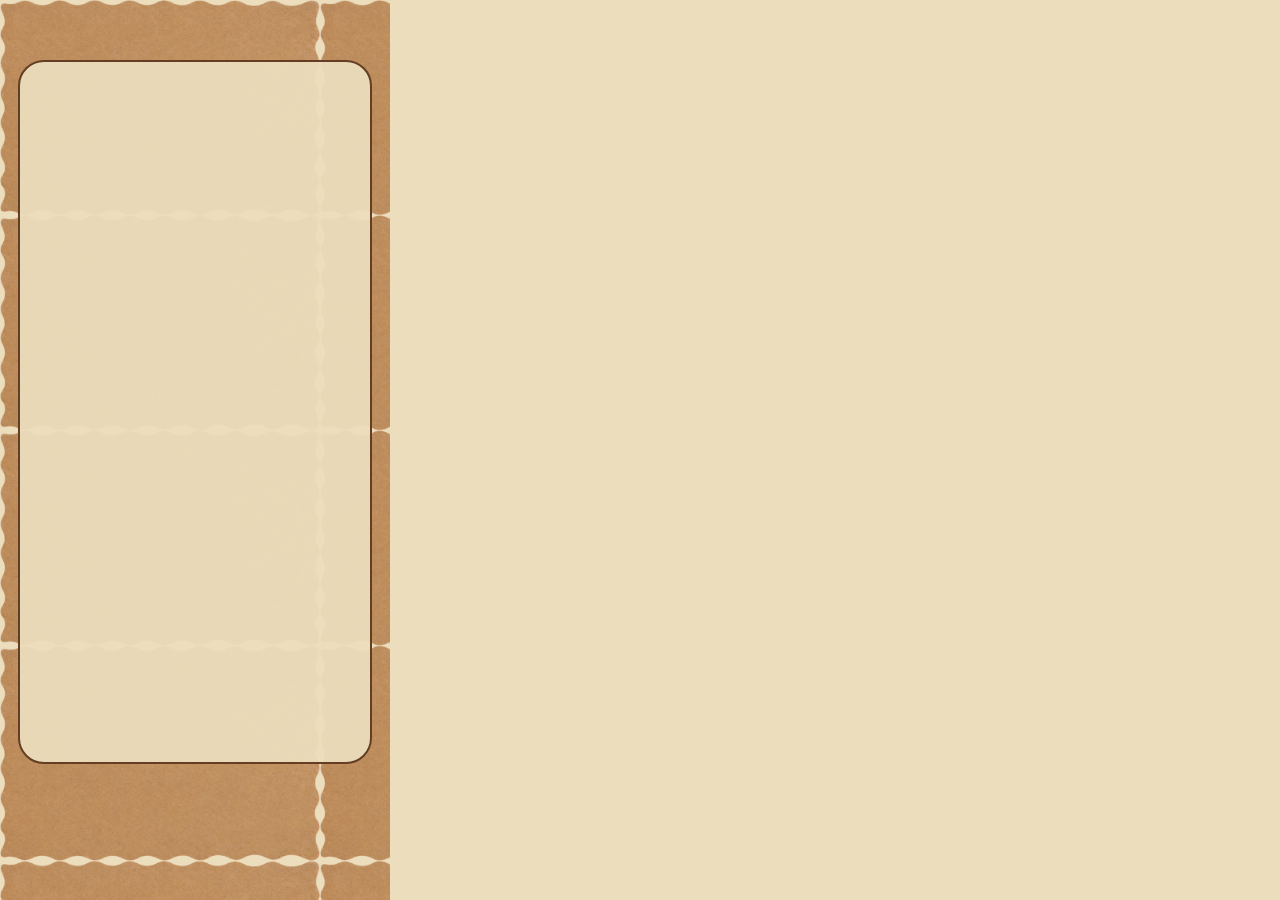
<file: __paper.html>
<!DOCTYPE html>
<html>
<head><meta charset="utf-8"><style>
  body{margin:0;background:#ecddbd}
  .t{width:390px;height:900px;background-image:url("/assets/images/img-25336acf75a5.png");background-size:320px auto;background-repeat:repeat;position:relative}
  .card{position:absolute;left:18px;right:18px;top:60px;height:700px;border:2.5px solid #633e23;border-radius:26px;background:rgba(236,221,189,.94)}
</style></head>
<body><div class="t"><div class="card"></div></div></body>
</html>
</file>
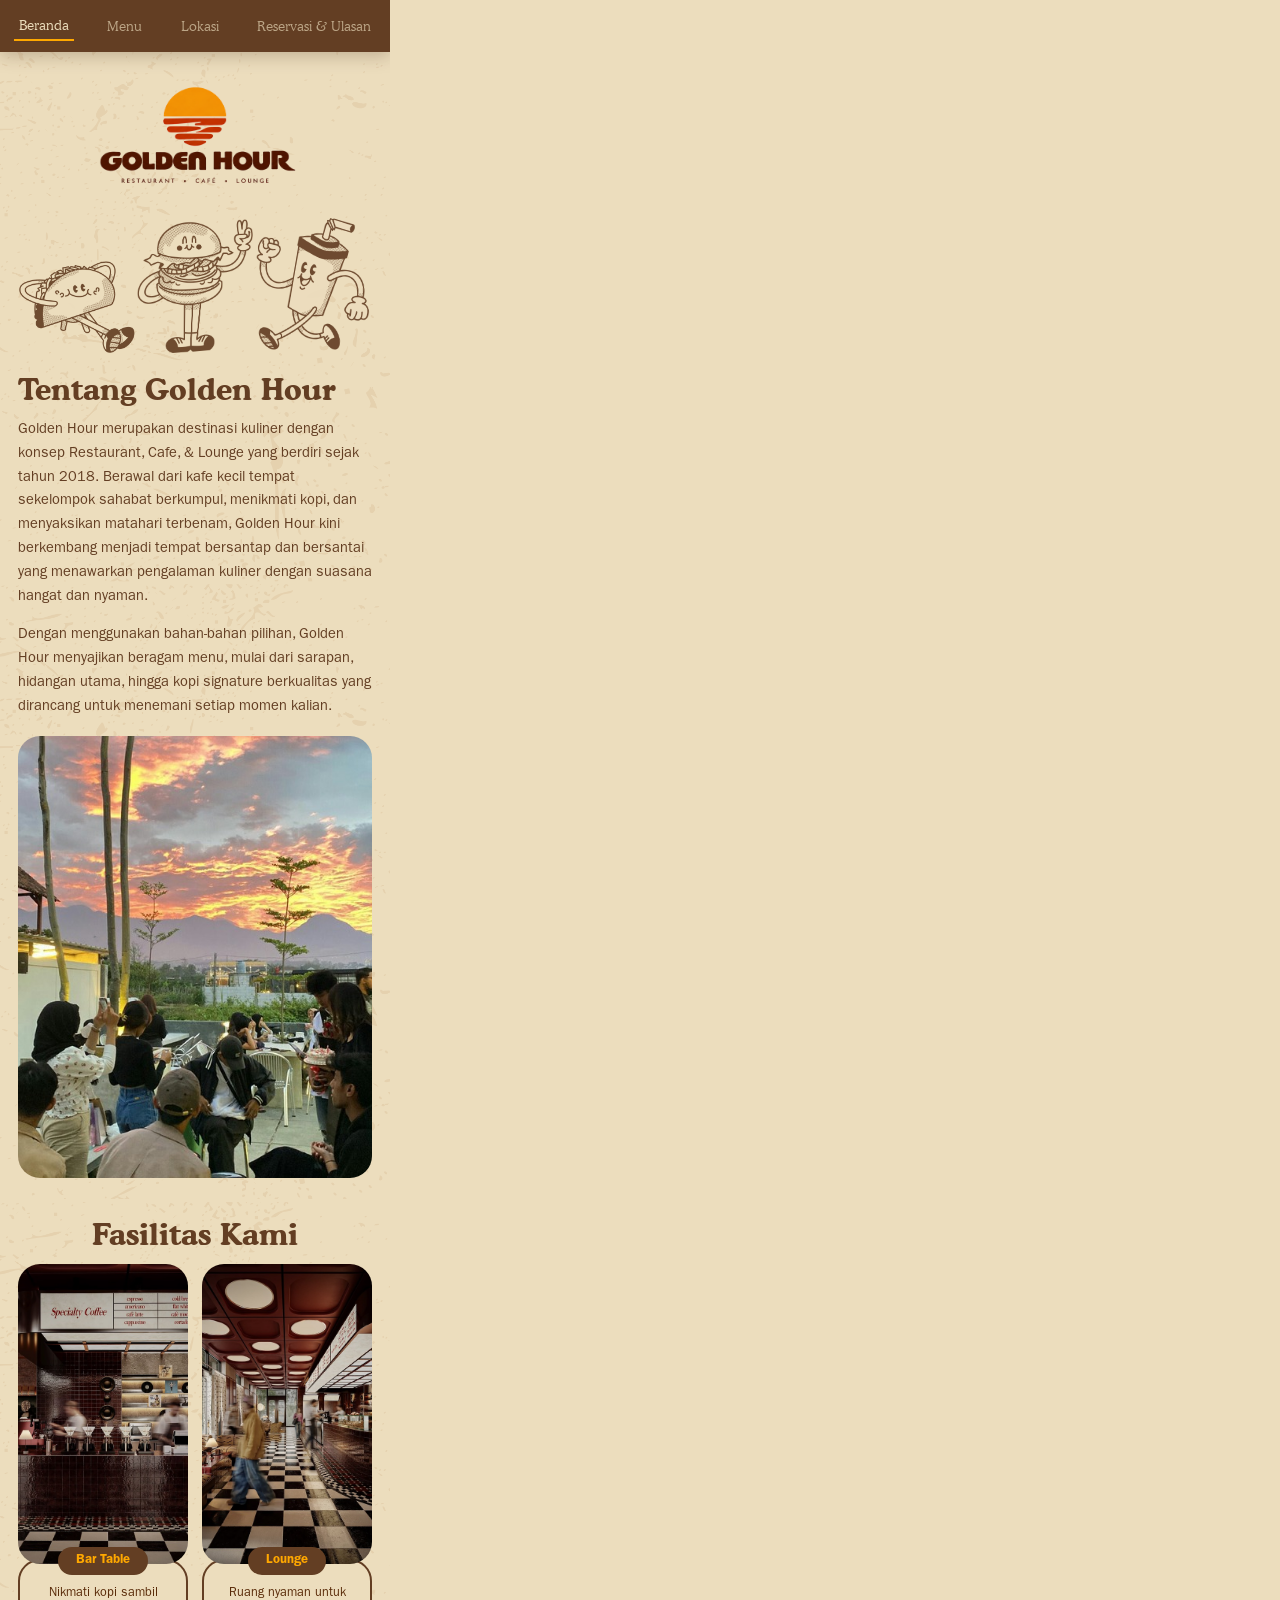
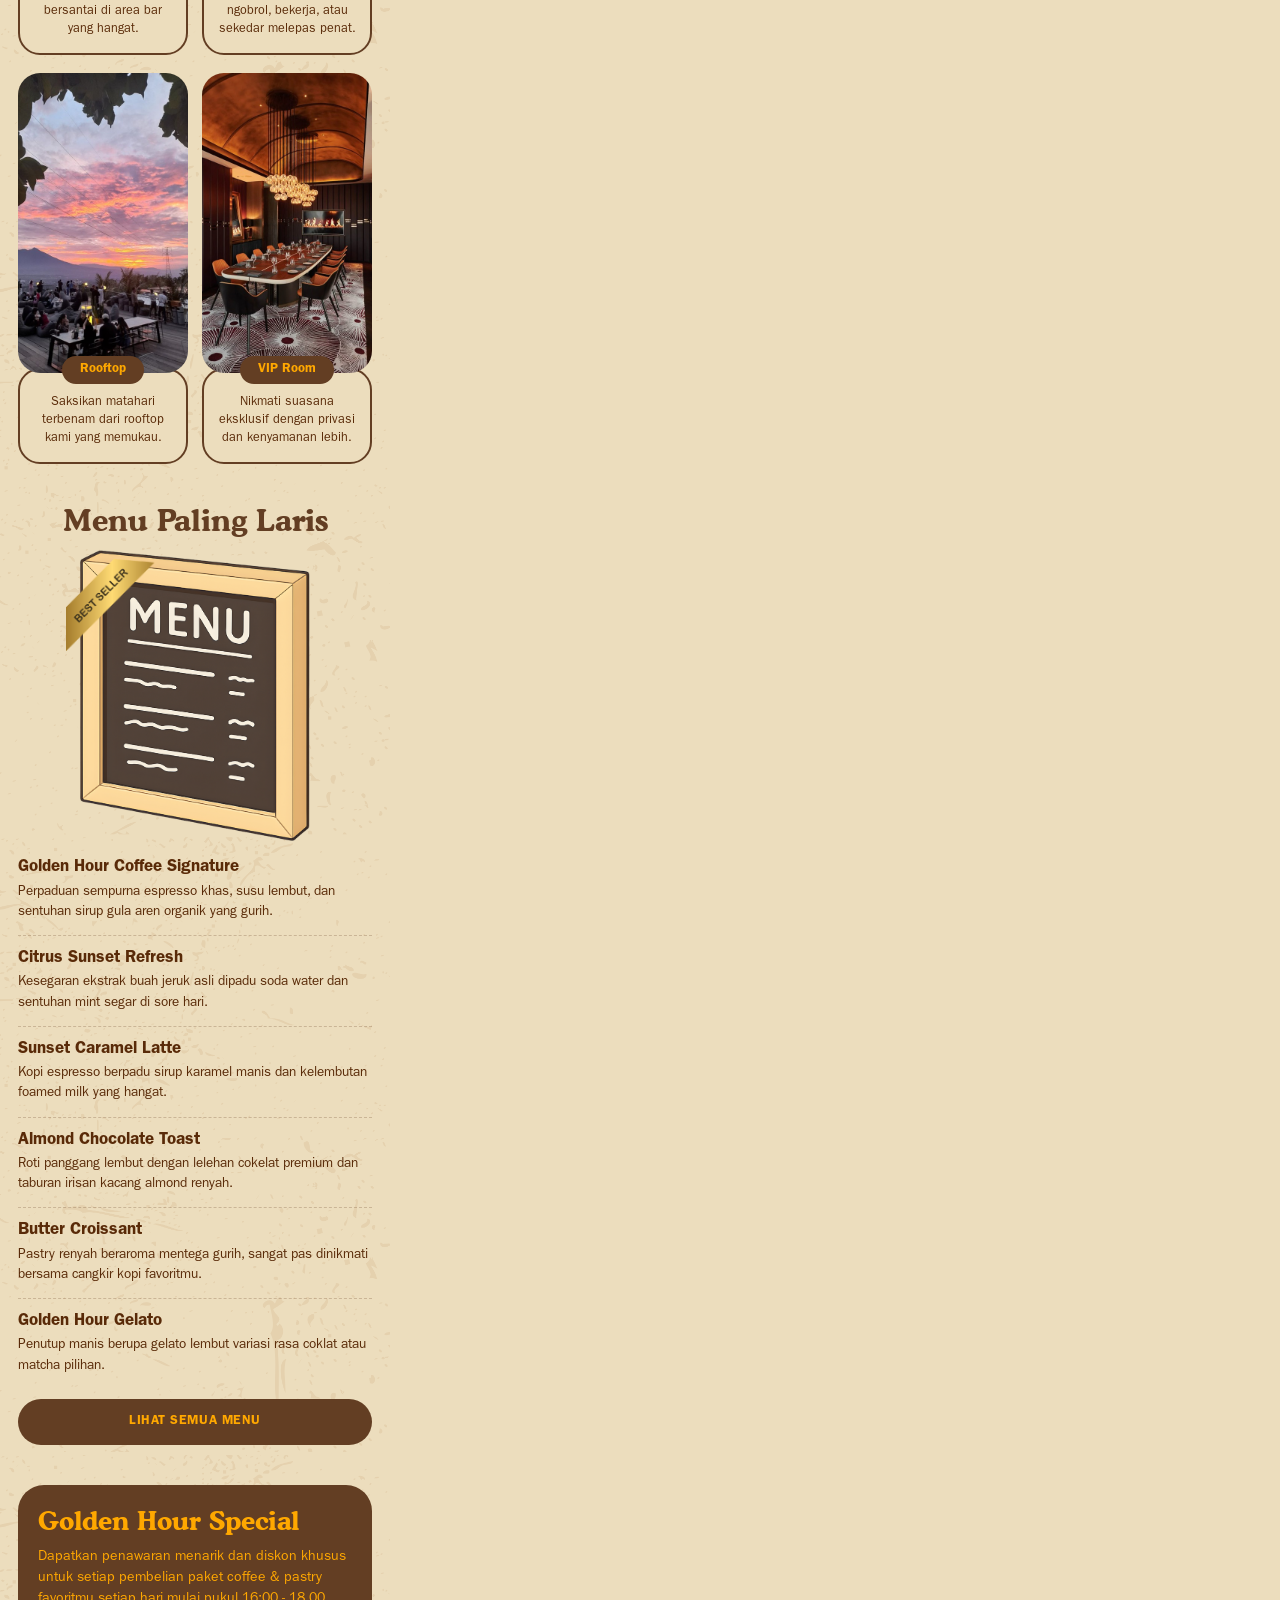
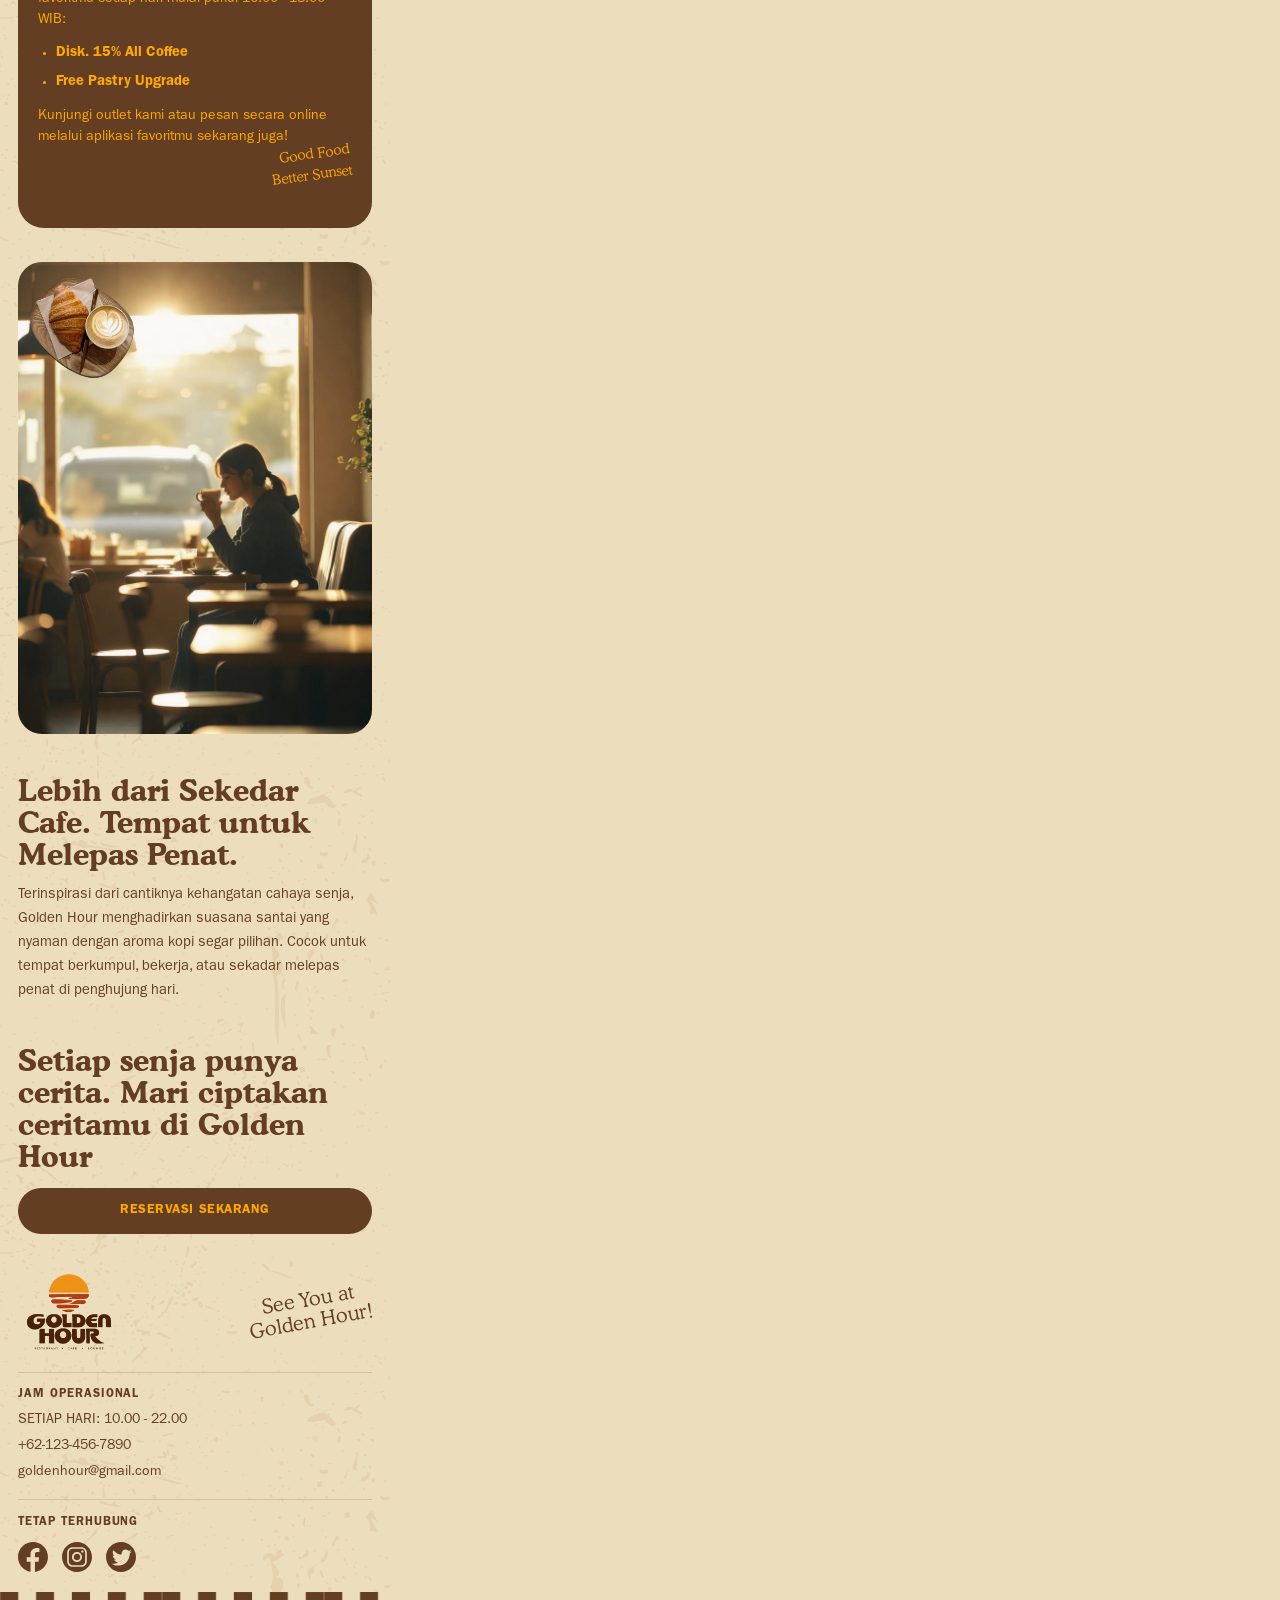
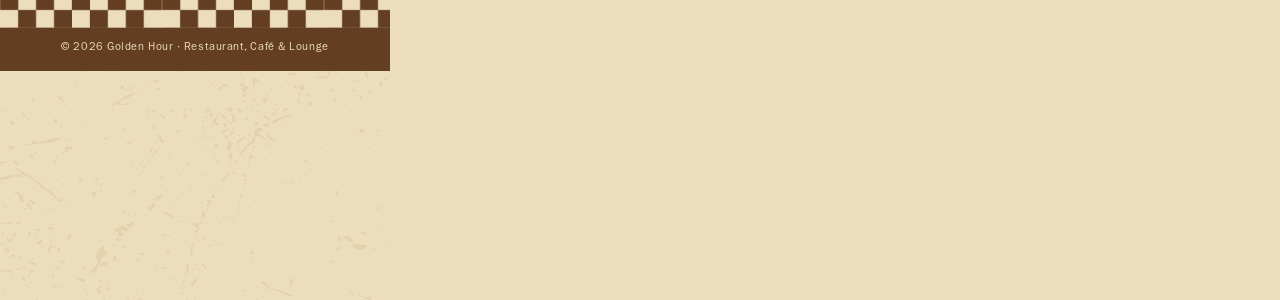
<file: __preview-full.html>
<!DOCTYPE html>
<html>
<head><meta charset="utf-8"><title>Mobile full preview</title>
<style>
  html,body{margin:0;background:#ecddbd}
  iframe{border:0;display:block;width:390px;height:5100px}
</style></head>
<body><iframe id="f" src="/index.html"></iframe></body>
</html>
</file>
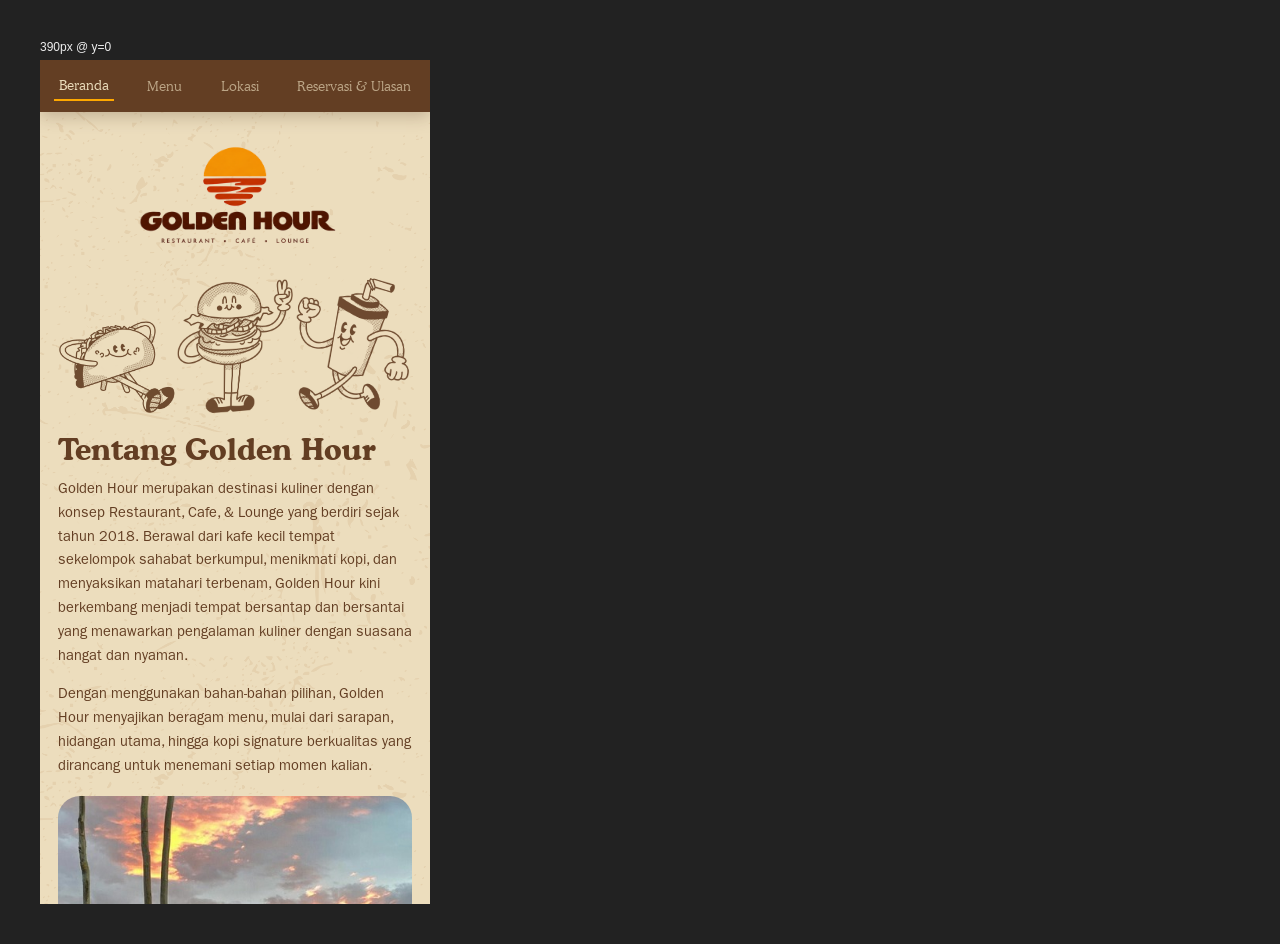
<file: __preview.html>
<!DOCTYPE html>
<html>
<head><meta charset="utf-8"><title>Mobile preview</title>
<style>
  html,body{margin:0;background:#222;display:flex;gap:20px;padding:20px;font-family:sans-serif}
  .col{display:flex;flex-direction:column;gap:6px;color:#eee;font-size:12px}
  .clip{width:390px;height:844px;overflow:hidden;position:relative;background:#ecddbd}
  .clip iframe{border:0;background:#ecddbd;display:block;position:absolute;left:0;top:0;width:390px;height:5200px}
</style></head>
<body>
  <div class="col"><span id="lab">390px</span>
    <div class="clip"><iframe id="f" src="/index.html"></iframe></div>
  </div>
<script>
  var y = Number(new URLSearchParams(location.search).get("y") || 0);
  var f = document.getElementById("f");
  document.getElementById("lab").textContent = "390px @ y=" + y;
  function place() { f.style.transform = "translateY(-" + y + "px)"; }
  f.addEventListener("load", place);
  if (location.hash) f.src = "/index.html" + location.hash;
  place();
</script>
</body>
</html>
</file>
